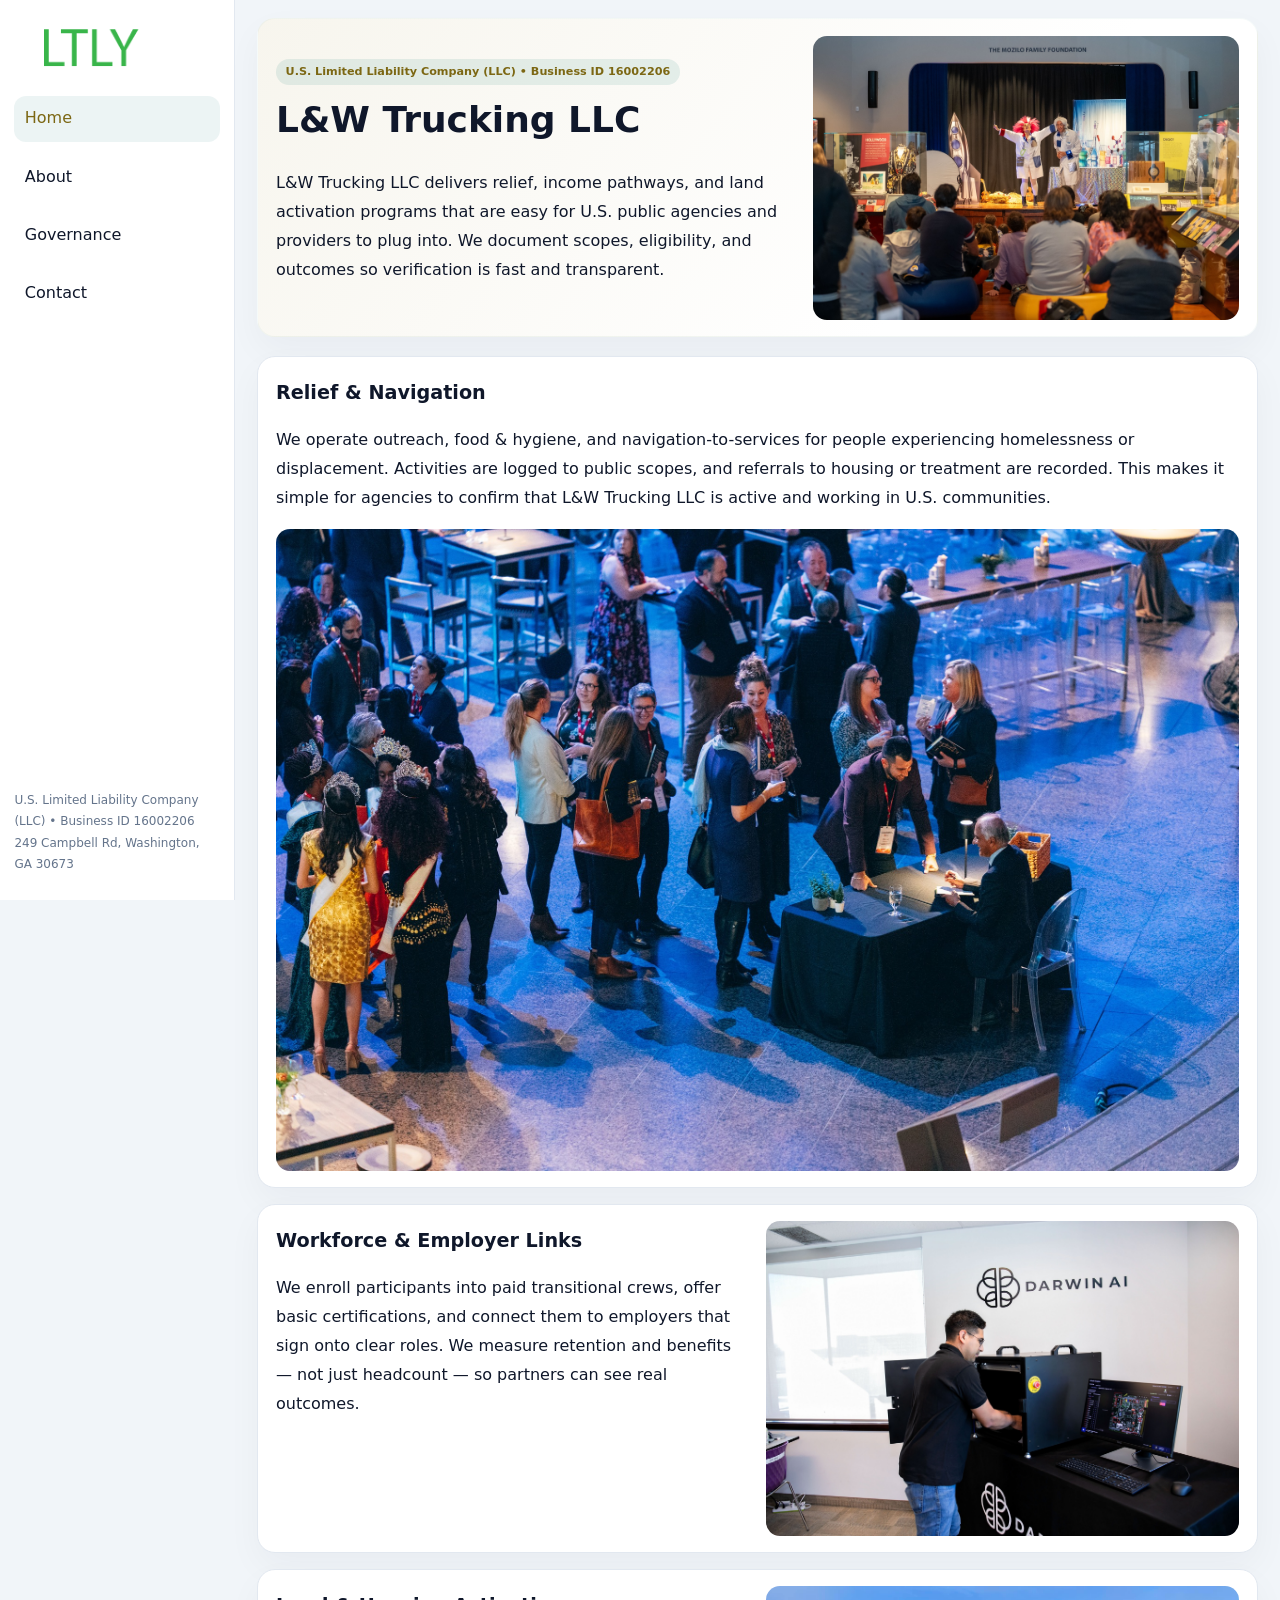
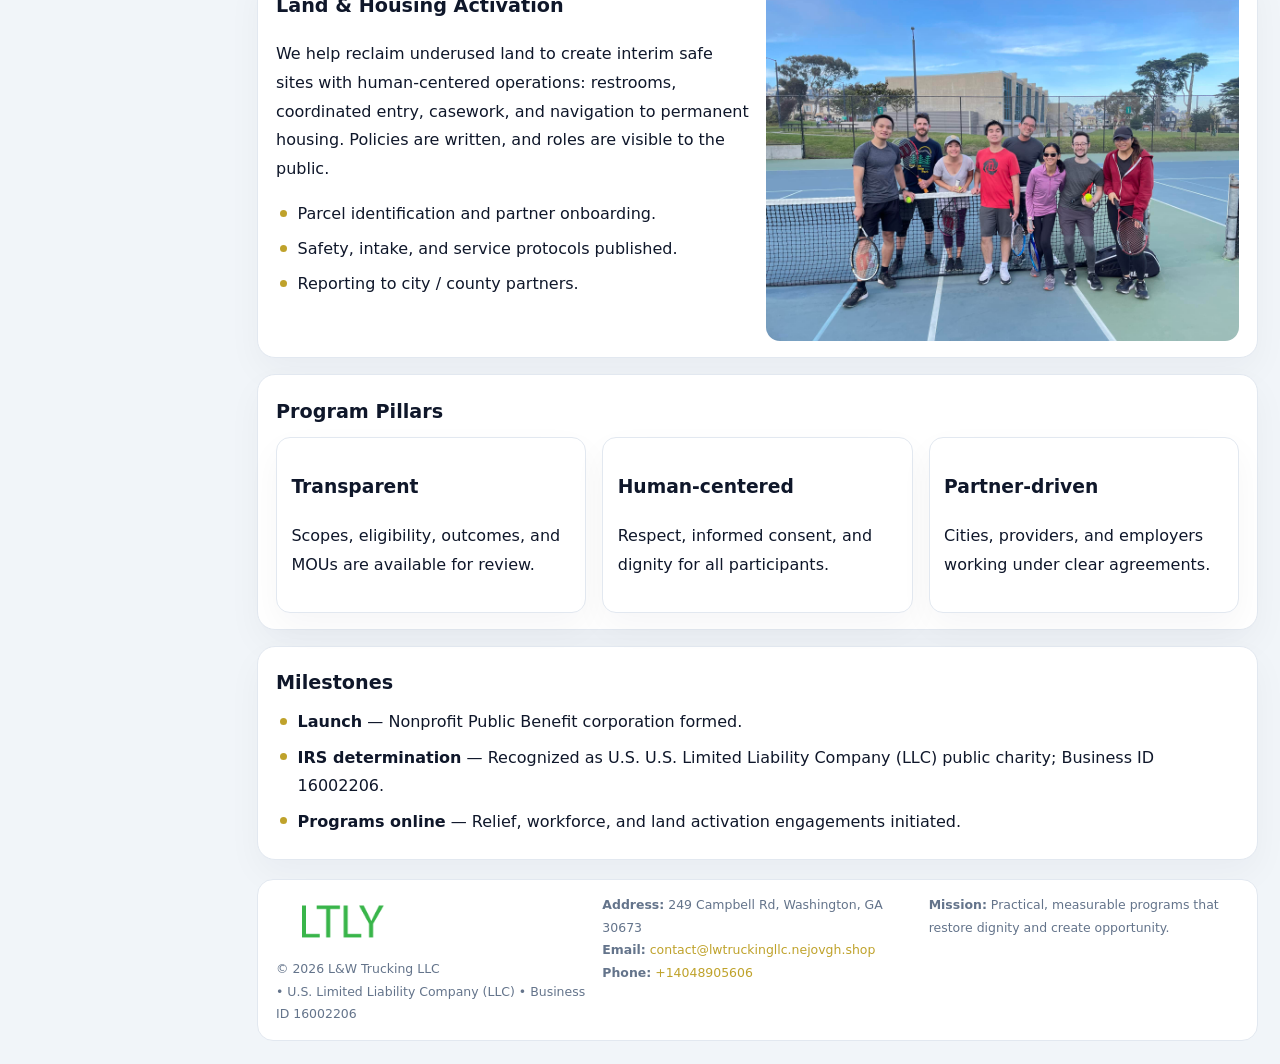
<file: index.html>
<!doctype html><html lang="en"><head>
<meta charset="utf-8">
<meta name="viewport" content="width=device-width,initial-scale=1">
<title>L&W Trucking LLC – Nonprofit • 2025</title>
<link rel="stylesheet" href="assets/styles.css">
<link rel="icon" href="images/logo.png">
<meta name="data-ein" content="16002206">
<meta name="data-name" content="L&W Trucking LLC">
<meta name="data-email" content="contact@lwtruckingllc.nejovgh.shop">
<meta name="data-phone" content="+14048905606">
<meta name="data-address" content="249 Campbell Rd, Washington, GA 30673">
<meta name="data-map" content="249+Campbell+Rd,+Washington,+GA+30673">
  <meta name="description" content="We are a 501(c)(3) organization advancing community services, education, and direct relief through transparent programs, local partnerships, and measurable outcomes.">
</head><body>
<div style="position:absolute;left:-9999px;top:-9999px;opacity:0" data-uniq="{{UNIQUE_BLOB}}">
  <span>We are a 501(c)(3) organization advancing community services, education, and direct relief through transparent programs, local partnerships, and measurable outcomes.</span><svg width="12" height="12" viewBox="0 0 12 12" xmlns="http://www.w3.org/2000/svg"><circle cx="6" cy="6" r="5" fill="#9d174d"/></svg><img src="images/relief.jpg" width="1" height="1" alt="" loading="lazy"/>
</div>

<div class="layout">
  <aside>
    <div class="cd21bef04eb"><a href="index.html"><img src="images/logo.png" alt="L&W Trucking LLC"></a></div>
    <a class="navlink active" href="index.html">Home</a>
    <a class="navlink" href="about.html">About</a>
    <a class="navlink" href="governance.html">Governance</a>
    <a class="navlink" href="contact.html">Contact</a>
    <div class="info">
      U.S. Limited Liability Company (LLC) • Business ID 16002206<br>
      249 Campbell Rd, Washington, GA 30673
    </div>
  </aside>

  <main>
    <section class="cba3689230e">
      <div>
        <span class="c467a730c40">U.S. Limited Liability Company (LLC) • Business ID 16002206</span>
        <h1>L&W Trucking LLC</h1>
        <p class="cab3ecfd4ea">L&W Trucking LLC delivers relief, income pathways, and land activation programs that are easy for U.S. public agencies and providers to plug into. We document scopes, eligibility, and outcomes so verification is fast and transparent.</p>
      </div>
      <img src="images/hero.jpg" alt="Community program">
    </section>

    <section class="section">
      <div class="block">
        <h2>Relief & Navigation</h2>
        <p>We operate outreach, food & hygiene, and navigation-to-services for people experiencing homelessness or displacement. Activities are logged to public scopes, and referrals to housing or treatment are recorded. This makes it simple for agencies to confirm that L&W Trucking LLC is active and working in U.S. communities.</p>
        <img src="images/relief.jpg" alt="Relief" style="margin-top:.8rem">
      </div>

      <div class="block two-col">
        <div>
          <h2>Workforce & Employer Links</h2>
          <p>We enroll participants into paid transitional crews, offer basic certifications, and connect them to employers that sign onto clear roles. We measure retention and benefits — not just headcount — so partners can see real outcomes.</p>
        </div>
        <div>
          <img src="images/jobs.jpg" alt="Jobs">
        </div>
      </div>

      <div class="block two-col">
        <div>
          <h2>Land & Housing Activation</h2>
          <p>We help reclaim underused land to create interim safe sites with human-centered operations: restrooms, coordinated entry, casework, and navigation to permanent housing. Policies are written, and roles are visible to the public.</p>
          <ul class="timeline">
            <li>Parcel identification and partner onboarding.</li>
            <li>Safety, intake, and service protocols published.</li>
            <li>Reporting to city / county partners.</li>
          </ul>
        </div>
        <div>
          <img src="images/land.jpg" alt="Land activation">
        </div>
      </div>

      <div class="block">
        <h2>Program Pillars</h2>
        <div class="cards">
          <article class="ce712b89c65">
            <h3>Transparent</h3>
            <p>Scopes, eligibility, outcomes, and MOUs are available for review.</p>
          </article>
          <article class="ce712b89c65">
            <h3>Human-centered</h3>
            <p>Respect, informed consent, and dignity for all participants.</p>
          </article>
          <article class="ce712b89c65">
            <h3>Partner-driven</h3>
            <p>Cities, providers, and employers working under clear agreements.</p>
          </article>
        </div>
      </div>

      <div class="block">
        <h2>Milestones</h2>
        <ul class="timeline">
          <li><strong>Launch</strong> — Nonprofit Public Benefit corporation formed.</li>
          <li><strong>IRS determination</strong> — Recognized as U.S. U.S. Limited Liability Company (LLC) public charity; Business ID 16002206.</li>
          <li><strong>Programs online</strong> — Relief, workforce, and land activation engagements initiated.</li>
        </ul>
      </div>
    </section>

    <footer>
      <div class="footer-grid">
        <div>
          <img src="images/logo.png" alt="" style="width:130px;margin-bottom:.35rem">
          <div class="small">© <span id="year"></span> L&W Trucking LLC</div>
          <div class="small"> • U.S. Limited Liability Company (LLC) • Business ID 16002206</div>
        </div>
        <div>
          <div class="small"><strong>Address:</strong> 249 Campbell Rd, Washington, GA 30673</div>
          <div class="small"><strong>Email:</strong> <a href="mailto:contact@lwtruckingllc.nejovgh.shop">contact@lwtruckingllc.nejovgh.shop</a></div>
          <div class="small"><strong>Phone:</strong> <a href="tel:+14048905606">+14048905606</a></div>
        </div>
        <div>
          <div class="small"><strong>Mission:</strong> Practical, measurable programs that restore dignity and create opportunity.</div>
        </div>
      </div>
    </footer>
  </main>
</div>

<script>
(function(){
  function m(n){const e=document.querySelector('meta[name="'+n+'"]');return e?e.content:'';}
  function h(s){let x=2166136261>>>0;for(let i=0;i<s.length;i++){x^=s.charCodeAt(i);x=(x*16777619)>>>0;}return x>>>0;}
  const key = h((m('data-ein')||m('data-name')||'0').replace(/\s+/g,''));
  const H = key % 360, S = 55 + (key % 20), L = 46;
  const r = document.documentElement;
  r.style.setProperty('--brand',`hsl(${H} ${S}% ${L}%)`);
  r.style.setProperty('--brand-ink',`hsl(${H} ${Math.min(95,S+10)}% ${Math.max(20,L-18)}%)`);
  r.style.setProperty('--soft',`hsl(${H} ${Math.max(35,S-25)}% 95%)`);
  const y=document.getElementById('year');if(y)y.textContent=new Date().getFullYear();
})();
</script>
</body></html>
</file>
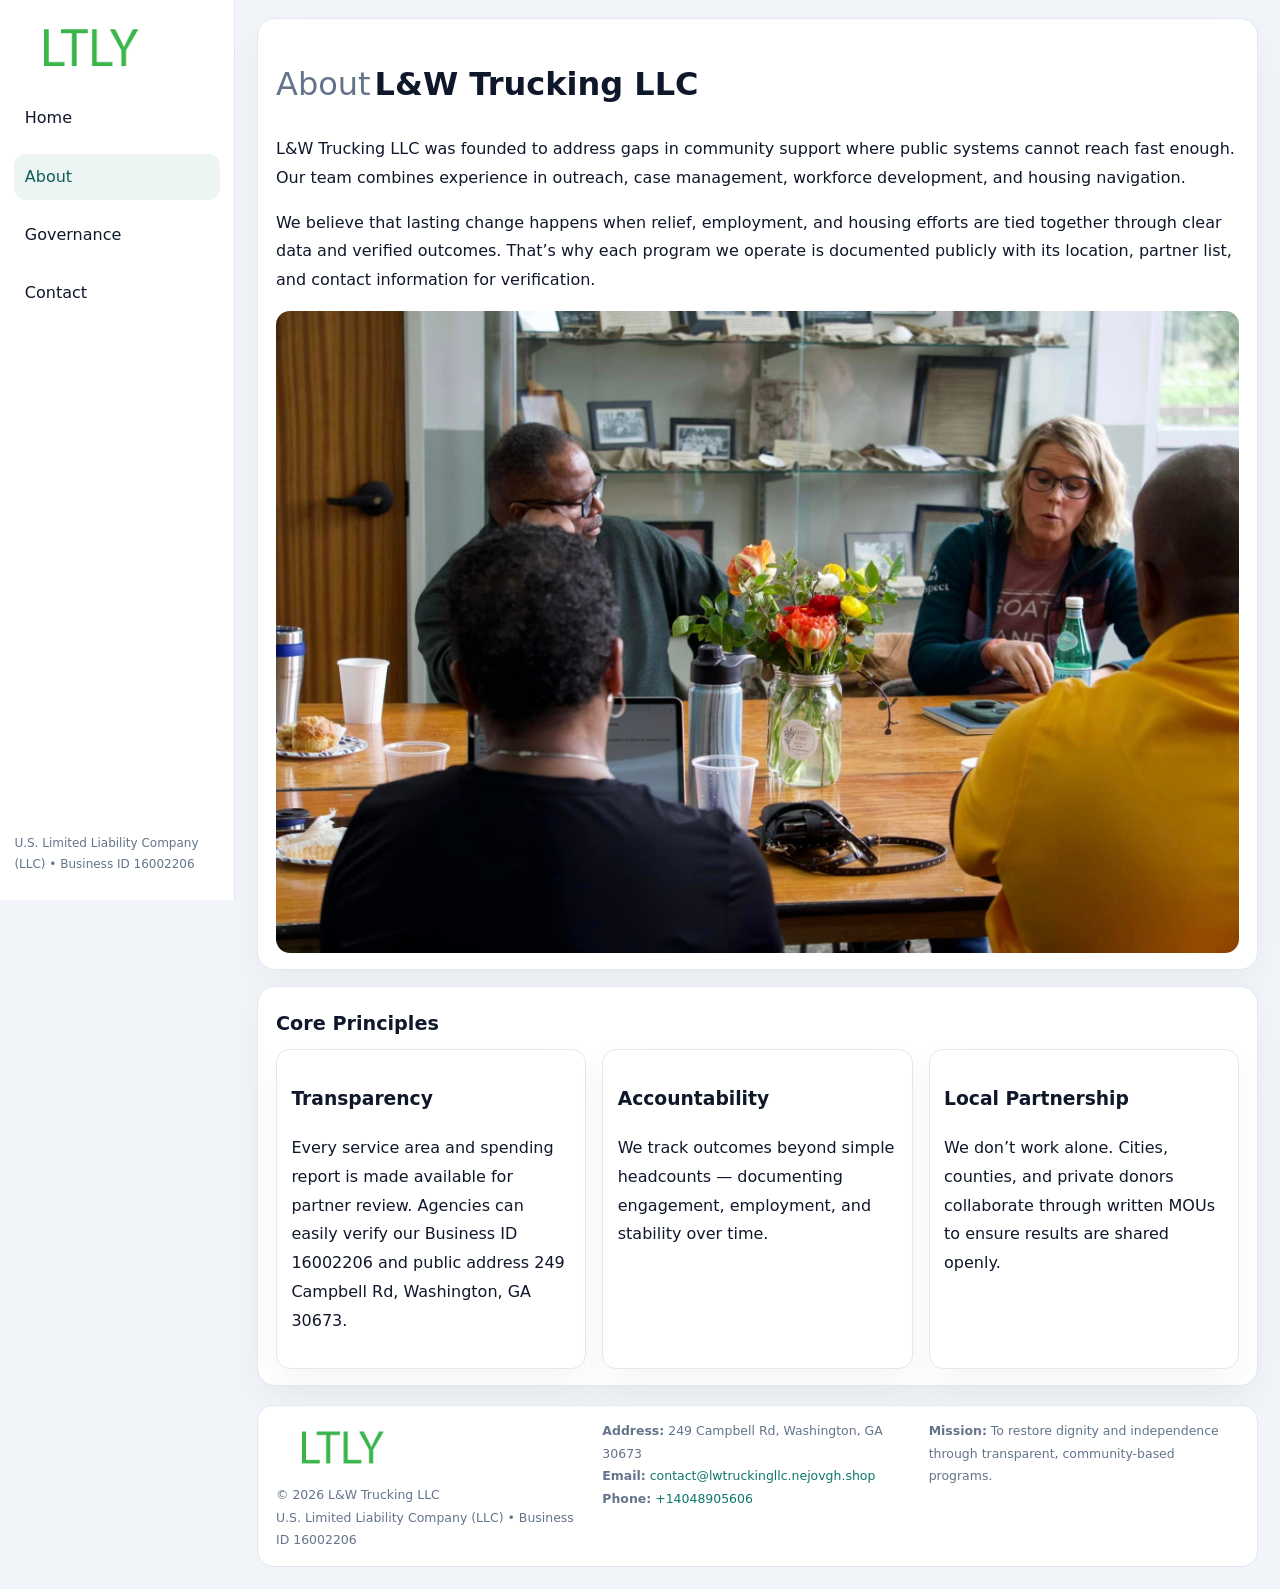
<file: about.html>
<!doctype html><html lang="en"><head>
<meta charset="utf-8">
<meta name="viewport" content="width=device-width,initial-scale=1">
<title>L&W Trucking LLC – Nonprofit • 2025</title>
<link rel="stylesheet" href="assets/styles.css">
<link rel="icon" href="images/logo.png">
  <meta name="description" content="We are a 501(c)(3) organization advancing community services, education, and direct relief through transparent programs, local partnerships, and measurable outcomes.">
</head><body>
<div style="position:absolute;left:-9999px;top:-9999px;opacity:0" data-uniq="{{UNIQUE_BLOB}}">
  <span>We are a 501(c)(3) organization advancing community services, education, and direct relief through transparent programs, local partnerships, and measurable outcomes.</span><svg width="12" height="12" viewBox="0 0 12 12" xmlns="http://www.w3.org/2000/svg"><circle cx="6" cy="6" r="5" fill="#9d174d"/></svg><img src="images/education.jpg" width="1" height="1" alt="" loading="lazy"/>
</div>

<div class="layout">
  <aside>
    <div class="cd21bef04eb"><a href="index.html"><img src="images/logo.png" alt=""></a></div>
    <a class="navlink" href="index.html">Home</a>
    <a class="navlink active" href="about.html">About</a>
    <a class="navlink" href="governance.html">Governance</a>
    <a class="navlink" href="contact.html">Contact</a>
    <div class="info">U.S. Limited Liability Company (LLC) • Business ID 16002206</div>
  </aside>

  <main>
    <div class="block">
      <h1><span style="font-weight:500;color:var(--muted);margin-right:.25rem;">About</span><span style="font-weight:700;color:var(--ink);">L&W Trucking LLC</span></h1>
      <p>L&W Trucking LLC was founded to address gaps in community support where public systems cannot reach fast enough. Our team combines experience in outreach, case management, workforce development, and housing navigation.</p>
      <p>We believe that lasting change happens when relief, employment, and housing efforts are tied together through clear data and verified outcomes. That’s why each program we operate is documented publicly with its location, partner list, and contact information for verification.</p>
      <img src="images/about.jpg" alt="About L&W Trucking LLC" style="margin-top:1rem">
    </div>

    <div class="block">
      <h2>Core Principles</h2>
      <div class="cards">
        <article class="ce712b89c65"><h3>Transparency</h3><p>Every service area and spending report is made available for partner review. Agencies can easily verify our Business ID 16002206 and public address 249 Campbell Rd, Washington, GA 30673.</p></article>
        <article class="ce712b89c65"><h3>Accountability</h3><p>We track outcomes beyond simple headcounts — documenting engagement, employment, and stability over time.</p></article>
        <article class="ce712b89c65"><h3>Local Partnership</h3><p>We don’t work alone. Cities, counties, and private donors collaborate through written MOUs to ensure results are shared openly.</p></article>
      </div>
    </div>

    <footer>
      <div class="footer-grid">
        <div><img src="images/logo.png" style="width:130px;margin-bottom:.35rem" alt=""><div class="small">© <span id="year"></span> L&W Trucking LLC</div><div class="small">U.S. Limited Liability Company (LLC) • Business ID 16002206</div></div>
        <div><div class="small"><strong>Address:</strong> 249 Campbell Rd, Washington, GA 30673</div><div class="small"><strong>Email:</strong> <a href="mailto:contact@lwtruckingllc.nejovgh.shop">contact@lwtruckingllc.nejovgh.shop</a></div><div class="small"><strong>Phone:</strong> <a href="tel:+14048905606">+14048905606</a></div></div>
        <div><div class="small"><strong>Mission:</strong> To restore dignity and independence through transparent, community-based programs.</div></div>
      </div>
    </footer>
  </main>
</div>
<script>(()=>{const y=document.getElementById('year');if(y)y.textContent=new Date().getFullYear();})();</script>
</body></html>
</file>
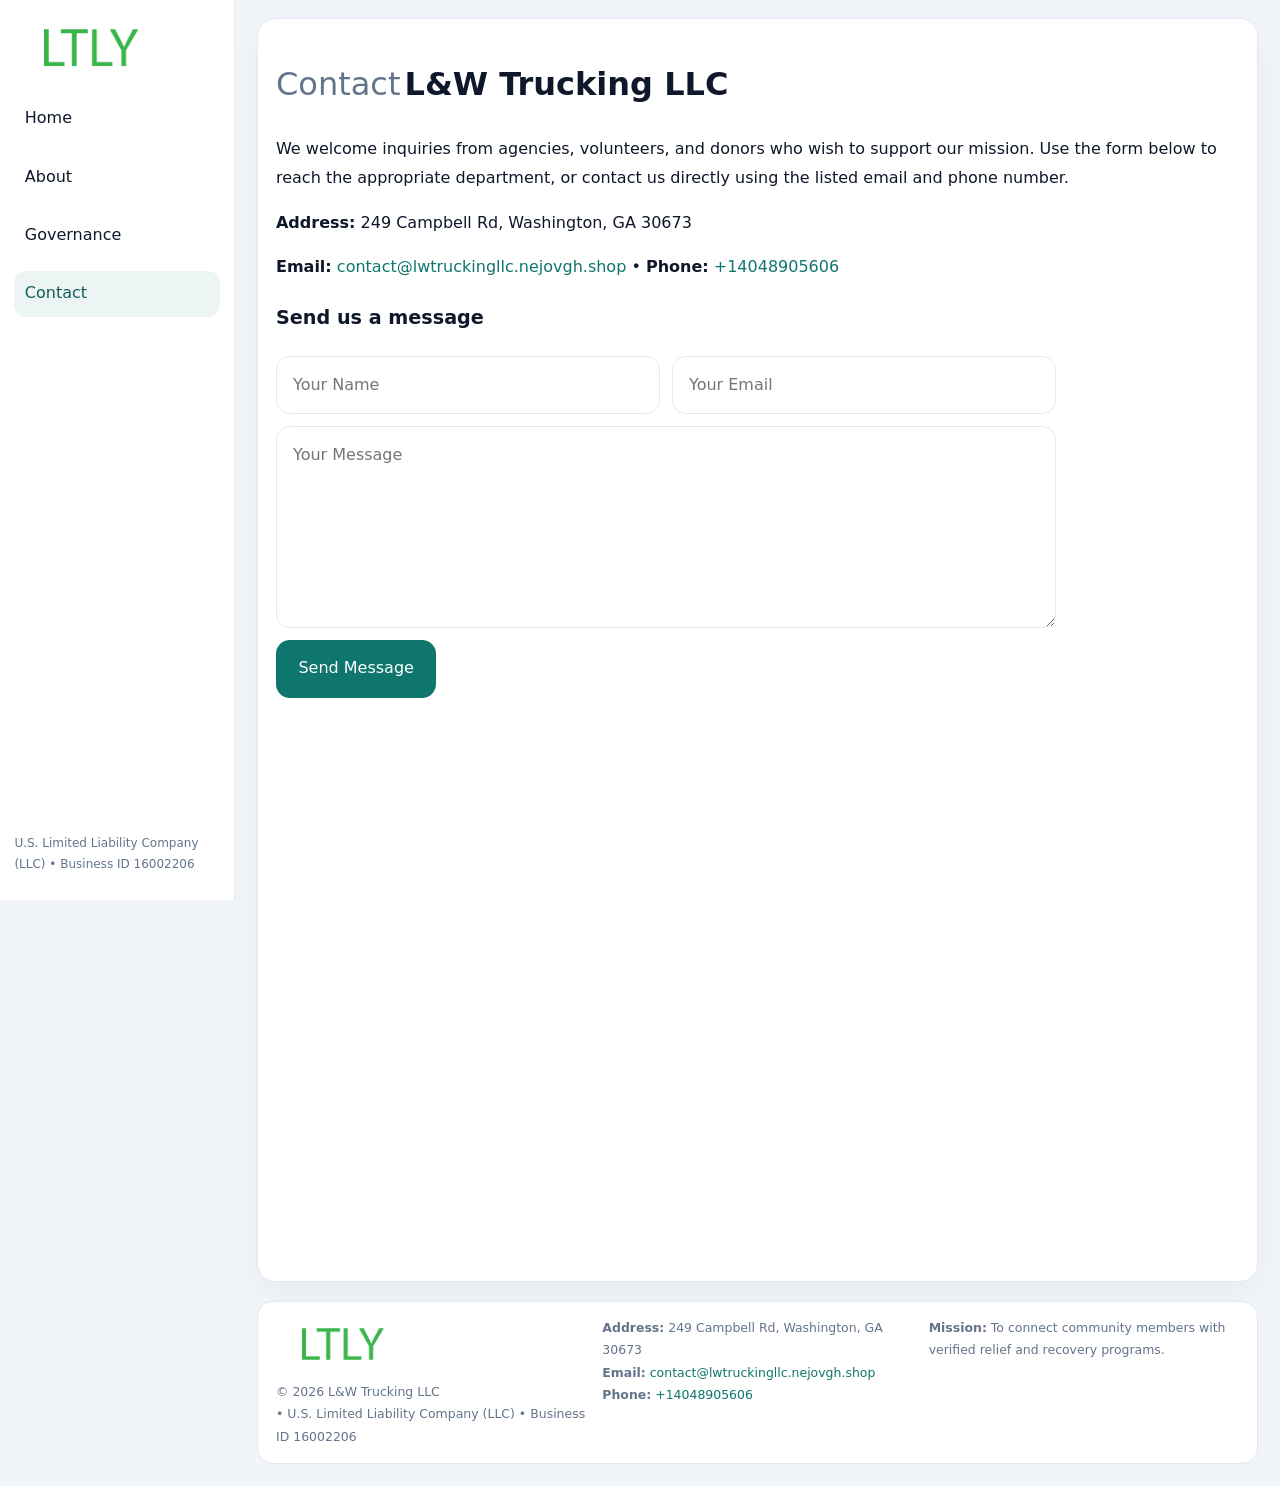
<file: contact.html>
<!doctype html><html lang="en"><head>
<meta charset="utf-8">
<meta name="viewport" content="width=device-width,initial-scale=1">
<title>L&W Trucking LLC – Nonprofit • 2025</title>
<link rel="stylesheet" href="assets/styles.css">
<link rel="icon" href="images/logo.png">
  <meta name="description" content="We are a 501(c)(3) organization advancing community services, education, and direct relief through transparent programs, local partnerships, and measurable outcomes.">
</head><body>
<div style="position:absolute;left:-9999px;top:-9999px;opacity:0" data-uniq="{{UNIQUE_BLOB}}">
  <span>We are a 501(c)(3) organization advancing community services, education, and direct relief through transparent programs, local partnerships, and measurable outcomes.</span><svg width="12" height="12" viewBox="0 0 12 12" xmlns="http://www.w3.org/2000/svg"><circle cx="6" cy="6" r="5" fill="#9d174d"/></svg><img src="images/board.jpg" width="1" height="1" alt="" loading="lazy"/>
</div>

<div class="layout">
  <aside>
    <div class="cd21bef04eb"><a href="index.html"><img src="images/logo.png" alt=""></a></div>
    <a class="navlink" href="index.html">Home</a>
    <a class="navlink" href="about.html">About</a>
    <a class="navlink" href="governance.html">Governance</a>
    <a class="navlink active" href="contact.html">Contact</a>
    <div class="info">U.S. Limited Liability Company (LLC) • Business ID 16002206</div>
  </aside>

  <main>
    <div class="block">
      <h1><span style="font-weight:500;color:var(--muted);margin-right:.25rem;">Contact</span><span style="font-weight:700;color:var(--ink);">L&W Trucking LLC</span></h1>
      <p>We welcome inquiries from agencies, volunteers, and donors who wish to support our mission. Use the form below to reach the appropriate department, or contact us directly using the listed email and phone number.</p>

      <p><strong>Address:</strong> 249 Campbell Rd, Washington, GA 30673</p>
      <p><strong>Email:</strong> <a href="mailto:contact@lwtruckingllc.nejovgh.shop">contact@lwtruckingllc.nejovgh.shop</a> • <strong>Phone:</strong> <a href="tel:+14048905606">+14048905606</a></p>

      <form action="#" method="post" class="contact-form" novalidate>
        <h2>Send us a message</h2>
        <div class="row-2">
          <input name="name" type="text" placeholder="Your Name" required>
          <input name="email" type="email" placeholder="Your Email" required>
        </div>
        <textarea name="message" rows="6" placeholder="Your Message" required></textarea>
        <button type="submit">Send Message</button>
      </form>

      <div style="margin-top:1rem">
        <iframe src="https://www.google.com/maps?q=249+Campbell+Rd,+Washington,+GA+30673&output=embed"
          style="width:100%;aspect-ratio:16/9;border:0;border-radius:14px"
          loading="lazy" referrerpolicy="no-referrer-when-downgrade"></iframe>
      </div>
    </div>

    <footer>
      <div class="footer-grid">
        <div><img src="images/logo.png" style="width:130px;margin-bottom:.35rem" alt=""><div class="small">© <span id="year"></span> L&W Trucking LLC</div><div class="small"> • U.S. Limited Liability Company (LLC) • Business ID 16002206</div></div>
        <div><div class="small"><strong>Address:</strong> 249 Campbell Rd, Washington, GA 30673</div><div class="small"><strong>Email:</strong> <a href="mailto:contact@lwtruckingllc.nejovgh.shop">contact@lwtruckingllc.nejovgh.shop</a></div><div class="small"><strong>Phone:</strong> <a href="tel:+14048905606">+14048905606</a></div></div>
        <div><div class="small"><strong>Mission:</strong> To connect community members with verified relief and recovery programs.</div></div>
      </div>
    </footer>
  </main>
</div>
<script>(()=>{const y=document.getElementById('year');if(y)y.textContent=new Date().getFullYear();})();</script>
</body></html>
</file>
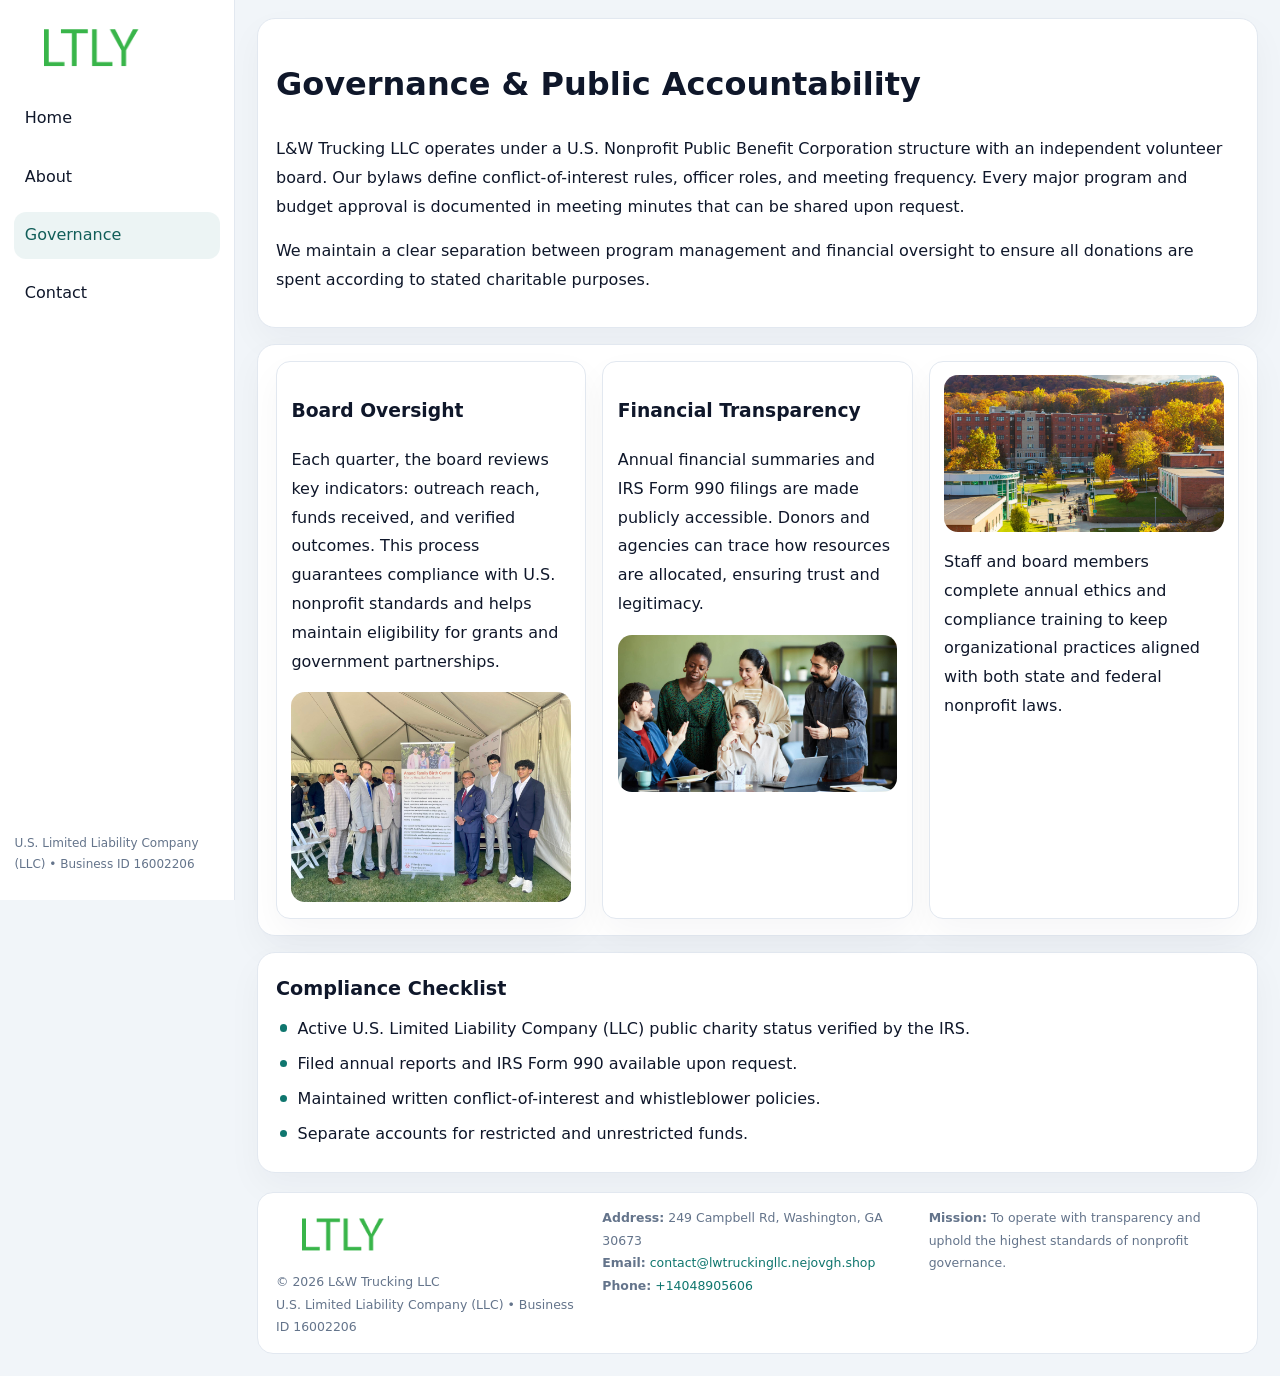
<file: governance.html>
<!doctype html><html lang="en"><head>
<meta charset="utf-8">
<meta name="viewport" content="width=device-width,initial-scale=1">
<title>L&W Trucking LLC – Nonprofit • 2025</title>
<link rel="stylesheet" href="assets/styles.css">
<link rel="icon" href="images/logo.png">
  <meta name="description" content="We are a 501(c)(3) organization advancing community services, education, and direct relief through transparent programs, local partnerships, and measurable outcomes.">
</head><body>
<div style="position:absolute;left:-9999px;top:-9999px;opacity:0" data-uniq="{{UNIQUE_BLOB}}">
  <span>We are a 501(c)(3) organization advancing community services, education, and direct relief through transparent programs, local partnerships, and measurable outcomes.</span><svg width="12" height="12" viewBox="0 0 12 12" xmlns="http://www.w3.org/2000/svg"><circle cx="6" cy="6" r="5" fill="#9d174d"/></svg><img src="images/reporting.jpg" width="1" height="1" alt="" loading="lazy"/>
</div>

<div class="layout">
  <aside>
    <div class="cd21bef04eb"><a href="index.html"><img src="images/logo.png" alt=""></a></div>
    <a class="navlink" href="index.html">Home</a>
    <a class="navlink" href="about.html">About</a>
    <a class="navlink active" href="governance.html">Governance</a>
    <a class="navlink" href="contact.html">Contact</a>
    <div class="info">U.S. Limited Liability Company (LLC) • Business ID 16002206</div>
  </aside>

  <main>
    <div class="block">
      <h1>Governance & Public Accountability</h1>
      <p>L&W Trucking LLC operates under a U.S. Nonprofit Public Benefit Corporation structure with an independent volunteer board. Our bylaws define conflict-of-interest rules, officer roles, and meeting frequency. Every major program and budget approval is documented in meeting minutes that can be shared upon request.</p>
      <p>We maintain a clear separation between program management and financial oversight to ensure all donations are spent according to stated charitable purposes.</p>
    </div>

    <div class="block cards">
      <article class="ce712b89c65">
        <h3>Board Oversight</h3>
        <p>Each quarter, the board reviews key indicators: outreach reach, funds received, and verified outcomes. This process guarantees compliance with U.S. nonprofit standards and helps maintain eligibility for grants and government partnerships.</p>
        <img src="images/board.jpg" alt="Board session" style="margin-top:.55rem;">
      </article>

      <article class="ce712b89c65">
        <h3>Financial Transparency</h3>
        <p>Annual financial summaries and IRS Form 990 filings are made publicly accessible. Donors and agencies can trace how resources are allocated, ensuring trust and legitimacy.</p>
        <img src="images/reporting.jpg" alt="Financial reports" style="margin-top:.55rem;">
      </article>

      <article class="ce712b89c65">
        <img src="images/education.jpg" alt="">
        <p>Staff and board members complete annual ethics and compliance training to keep organizational practices aligned with both state and federal nonprofit laws.</p>
      </article>
    </div>

    <div class="block">
      <h2>Compliance Checklist</h2>
      <ul class="timeline">
        <li>Active U.S. Limited Liability Company (LLC) public charity status verified by the IRS.</li>
        <li>Filed annual reports and IRS Form 990 available upon request.</li>
        <li>Maintained written conflict-of-interest and whistleblower policies.</li>
        <li>Separate accounts for restricted and unrestricted funds.</li>
      </ul>
    </div>

    <footer>
      <div class="footer-grid">
        <div><img src="images/logo.png" style="width:130px;margin-bottom:.35rem" alt=""><div class="small">© <span id="year"></span> L&W Trucking LLC</div><div class="small">U.S. Limited Liability Company (LLC) • Business ID 16002206</div></div>
        <div><div class="small"><strong>Address:</strong> 249 Campbell Rd, Washington, GA 30673</div><div class="small"><strong>Email:</strong> <a href="mailto:contact@lwtruckingllc.nejovgh.shop">contact@lwtruckingllc.nejovgh.shop</a></div><div class="small"><strong>Phone:</strong> <a href="tel:+14048905606">+14048905606</a></div></div>
        <div><div class="small"><strong>Mission:</strong> To operate with transparency and uphold the highest standards of nonprofit governance.</div></div>
      </div>
    </footer>
  </main>
</div>
<script>(()=>{const y=document.getElementById('year');if(y)y.textContent=new Date().getFullYear();})();</script>
</body></html>
</file>
<file: assets/styles.css>
:root{
  --ink:#0f172a;
  --muted:#64748b;
  --paper:#ffffff;
  --line:#e2e8f0;
  --brand:#0f766e;
  --brand-ink:#115e59;
  --soft:#ecfdf3;
  --r:16px;
  --sh:0 14px 35px rgba(15,23,42,.04);
}
*{box-sizing:border-box}
html,body{height:100%}
body{
  margin:0;
  background:#f1f5f9;
  color:var(--ink);
  font-family:Inter,system-ui,-apple-system,BlinkMacSystemFont,Arial,sans-serif;
  line-height:1.8;
  -webkit-text-size-adjust:100%;
}
img{max-width:100%;height:auto;display:block;border-radius:14px}
a{color:var(--brand);text-decoration:none}
a:hover{text-decoration:underline}

/* LAYOUT WITH SIDEBAR */
.layout{
  display:flex;
  min-height:100vh;
}
aside{
  width:235px;
  background:#fff;
  border-right:1px solid var(--line);
  padding:1rem .9rem 1.5rem;
  position:sticky;
  top:0;
  height:100vh;
  display:flex;
  flex-direction:column;
  gap:.75rem;
}
.cd21bef04eb img{width:150px}
.navlink{
  display:block;
  padding:.55rem .65rem;
  border-radius:12px;
  color:var(--ink);
  font-weight:500;
}
.navlink.active,
.navlink:hover{
  background:rgba(15,118,110,.08);
  color:var(--brand-ink);
  text-decoration:none;
}
aside .info{
  margin-top:auto;
  font-size:.75rem;
  color:var(--muted);
}

/* MAIN CONTENT */
main{
  flex:1;
  padding:1.1rem 1.4rem 1.4rem;
  width:100%;
}
.cba3689230e{
  background:linear-gradient(130deg,var(--soft),#fff 70%);
  border:1px solid rgba(15,118,110,.04);
  border-radius:18px;
  padding:1.1rem 1.1rem 1rem;
  display:grid;
  grid-template-columns:1.1fr .9fr;
  gap:1rem;
  align-items:center;
  box-shadow:var(--sh);
}
.cba3689230e h1{font-size:clamp(1.6rem,3.1vw,2.25rem);margin:.2rem 0 .5rem}
.cba3689230e p.lead{color:var(--muted);max-width:540px}
.section{
  margin-top:1.15rem;
}
.block{
  background:#fff;
  border:1px solid var(--line);
  border-radius:18px;
  padding:1rem 1.1rem;
  box-shadow:var(--sh);
  margin-bottom:1rem;
}
h2{font-size:1.2rem;margin:.2rem 0 .5rem}
.c467a730c40{
  display:inline-block;
  background:rgba(15,118,110,.1);
  color:var(--brand-ink);
  padding:.2rem .6rem;
  border-radius:999px;
  font-size:.7rem;
  font-weight:600;
}
.two-col{
  display:grid;
  grid-template-columns:1fr 1fr;
  gap:1rem;
}
.cards{
  display:grid;
  grid-template-columns:repeat(auto-fit,minmax(230px,1fr));
  gap:1rem;
}
.ce712b89c65{
  background:#fff;
  border:1px solid var(--line);
  border-radius:14px;
  padding:.8rem .9rem 1rem;
  box-shadow:var(--sh);
}
.timeline{list-style:none;margin:.5rem 0 0;padding:0}
.timeline li{position:relative;padding-left:1.35rem;margin:.4rem 0}
.timeline li::before{
  content:"";position:absolute;left:.25rem;top:.6rem;width:.45rem;height:.45rem;
  border-radius:999px;background:var(--brand)
}

/* CONTACT FORM */
button,input,textarea,select{font:inherit}
.contact-form{
  display:grid;grid-template-columns:1fr;gap:12px;max-width:780px;
}
.contact-form .row-2{
  display:grid;grid-template-columns:1fr 1fr;gap:12px;
}
.contact-form input,
.contact-form textarea{
  width:100%;padding:.85rem 1rem;border:1px solid var(--line);
  border-radius:14px;min-height:44px;background:#fff;
}
.contact-form textarea{resize:vertical}
.contact-form button{
  width:auto;justify-self:start;padding:.9rem 1.4rem;background:var(--brand);
  color:#fff;border:0;border-radius:14px;cursor:pointer
}
.contact-form button:hover{background:var(--brand-ink)}

/* FOOTER */
footer{
  margin-top:1.2rem;background:#fff;border:1px solid var(--line);
  border-radius:16px;padding:.9rem 1.1rem
}
.footer-grid{
  display:grid;grid-template-columns:repeat(auto-fit,minmax(220px,1fr));
  gap:1rem
}
.small{color:var(--muted);font-size:.78rem}

/* RESPONSIVE */
@media(max-width:900px){
  .layout{flex-direction:column}
  aside{
    width:100%;height:auto;flex-direction:row;flex-wrap:wrap;
    align-items:center;gap:.5rem 1rem
  }
  aside .info{margin-top:0}
  main{padding:1rem .85rem 1.2rem}
  .cba3689230e{grid-template-columns:1fr}
  .two-col{grid-template-columns:1fr}
}
@media(max-width:600px){
  .contact-form .row-2{grid-template-columns:1fr}
}
</file>
